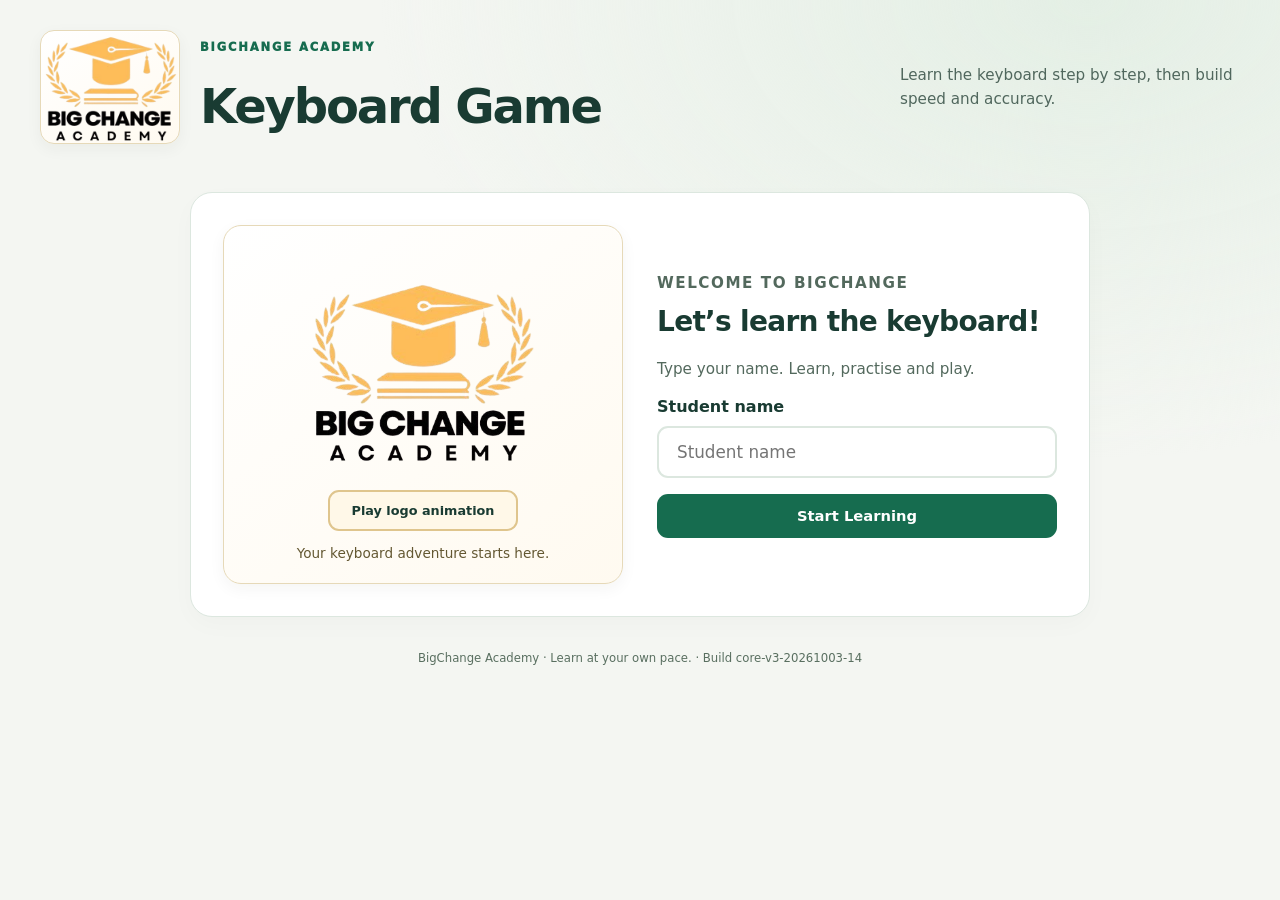
<file: index.html>
<!doctype html><html lang="en"><head><meta charset="utf-8"><meta name="viewport" content="width=device-width,initial-scale=1"><meta name="referrer" content="no-referrer"><meta http-equiv="Content-Security-Policy" content="default-src &apos;self&apos;; script-src &apos;self&apos;; style-src &apos;self&apos; &apos;unsafe-inline&apos;; img-src &apos;self&apos; data:; font-src &apos;self&apos;; connect-src &apos;none&apos;; object-src &apos;none&apos;; base-uri &apos;none&apos;; form-action &apos;none&apos;"><title>BigChange Keyboard Game</title><meta name="bigchange-build" content="core-v3-20261003-14"><link rel="stylesheet" href="css/style.css?v=core-v3-20261003-14"></head><body><main><header><div class="brand-logo"><img src="assets/brand/bigchange-logo.png" alt="BigChange Academy" width="500" height="500"></div><div class="brand">BIGCHANGE ACADEMY</div><h1>Keyboard Game</h1><p id="welcome">Learn the keyboard step by step, then build speed and accuracy.</p></header><section id="profile" class="game"><div class="welcome-identity"><div class="welcome-media"><img id="welcome-logo" src="assets/brand/bigchange-logo.png" alt="BigChange Academy logo" width="500" height="500"><video id="brand-video" data-src="assets/brand/bigchange-welcome-web.mp4" muted playsinline preload="none" controls aria-label="BigChange Academy welcome animation" hidden></video></div><button id="replay-brand" type="button" class="secondary">Play logo animation</button><p class="welcome-caption">Your keyboard adventure starts here.</p></div><div class="welcome-form"><p class="welcome-eyebrow">WELCOME TO BIGCHANGE</p><h2>Let’s learn the keyboard!</h2><p>Type your name. Learn, practise and play.</p><label class="profile-label" for="student-name">Student name</label><input id="student-name" maxlength="20" placeholder="Student name" autocomplete="off"><button id="save-profile" class="start">Start Learning</button></div></section><p id="storage-warning" role="status" hidden>Progress could not be saved on this computer. Keep this page open to keep your progress. <button id="retry-save">Try saving again</button></p><nav id="student-nav" aria-label="Student sections"><button data-view="learn">Learn</button><button data-view="practice">Practice</button><button data-view="challenge">1-Minute Challenge</button><button data-view="games">Games</button><button data-view="progress">Progress</button></nav><section id="learn" class="game view"><h2>Learn the keyboard</h2><p class="section-intro">Choose a lesson. Build accuracy, then speed.</p><div id="lesson-list" class="lesson-list"></div></section><section id="practice" class="game view"><h2 id="practice-heading">Practice</h2><div id="challenge-timer" class="challenge-timer" role="timer" aria-label="Challenge time remaining" hidden><b id="timer-seconds">60</b><span>seconds</span></div><div class="typing-workspace"><div class="typing-panel"><div class="levels"><button class="active" data-level="easy">Easy</button><button data-level="medium">Medium</button><button data-level="hard">Hard</button></div><p class="typing-label">TYPE THIS</p><div id="target" class="target reference-text" role="region" aria-label="Typing target"></div><p class="typing-label">CURRENT WORD</p><textarea id="typed-display" class="typed-display" rows="1" aria-label="Typing area" autocomplete="off" autocapitalize="none" autocorrect="off" inputmode="text" spellcheck="false" placeholder="Type the current word…"></textarea><div id="message" class="message" aria-live="polite" aria-atomic="true"></div><div class="stats"><div><b id="wpm">0</b><span>WPM</span></div><div><b id="accuracy">100%</b><span>Accuracy</span></div><div><b id="mistakes">0</b><span>Mistakes</span></div></div><button id="start" class="start">Restart Practice</button></div><details id="keyboard-guide" class="keyboard-guide" open><summary>Keyboard &amp; finger guide</summary><p id="finger-hint" class="finger-hint"></p><div class="keyboard-stage"><div id="visual-keyboard" aria-label="US QWERTY keyboard guide"></div><div id="hand-guide" class="hand-guide" role="img" aria-label="Finger placement guide"></div></div><p class="guide-note">Rest on A S D F and J K L ;. Feel the bumps on F and J. Keyboard guide uses US QWERTY.</p></details></div></section><section id="challenge" class="game view"><h2>1-Minute Challenge</h2><p>Type for one minute. Focus on accuracy first; speed will follow.</p><button id="challenge-start" class="start">Start 1-Minute Challenge</button><div class="stats"><div><b id="best-wpm">0</b><span>Best WPM</span></div><div><b id="best-accuracy">0%</b><span>Best Accuracy</span></div></div></section><section id="games" class="game view"><div class="games-heading"><div><p class="welcome-eyebrow">LEARN THROUGH PLAY</p><h2>Choose your adventure</h2><p class="section-intro">Three games. One goal: confident typing.</p></div><span class="games-note">Keyboard skills in action</span></div><div class="game-cards"><button data-game="rain" class="adventure-card rain-card"><span class="card-art rain-art" aria-hidden="true"><i class="art-cloud"></i><i class="art-letter">A</i><i class="art-letter">S</i><i class="art-letter">D</i><i class="art-ground"></i></span><span class="card-copy"><span class="card-tag">FOCUS &amp; TIMING</span><strong>Letter Rain</strong><span>Catch each letter before it lands.</span><span class="card-play">Play Letter Rain <span aria-hidden="true">→</span></span></span></button><button data-game="race" class="adventure-card race-card"><span class="card-art race-art" aria-hidden="true"><i class="art-orbit"></i><i class="art-planet"></i><i class="art-rocket"><svg viewBox="0 0 120 70" aria-hidden="true"><defs><linearGradient id="card-body" x2="0" y2="1"><stop stop-color="#fff"/><stop offset=".46" stop-color="#f2f6f7"/><stop offset="1" stop-color="#99b1bd"/></linearGradient><linearGradient id="card-fin" x2="0" y2="1"><stop stop-color="#68af91"/><stop offset="1" stop-color="#1e6755"/></linearGradient><radialGradient id="card-glass" cx=".3" cy=".25"><stop stop-color="#e5fbff"/><stop offset=".5" stop-color="#70c6e0"/><stop offset="1" stop-color="#24617d"/></radialGradient></defs><path class="rocket-flame" d="M31 25L2 35 31 45Z" fill="#efa642"/><path d="M31 30L12 35 31 40Z" fill="#fff2bd"/><path d="M40 24L31 7 67 23M40 46L31 63 67 47" fill="url(#card-fin)" stroke="#286653" stroke-width="1.5"/><path d="M25 25L35 22 35 48 25 45Z" fill="#587080"/><path d="M32 23Q71 7 108 35Q71 63 32 47Z" fill="url(#card-body)" stroke="#3d645f" stroke-width="2"/><path d="M37 25Q71 14 96 30" fill="none" stroke="#fff" stroke-width="3" stroke-linecap="round"/><path d="M39 45Q69 52 92 40" fill="none" stroke="#768f9e" stroke-width="1"/><circle cx="69" cy="35" r="12" fill="#d4e2e8" stroke="#466d78" stroke-width="2"/><circle cx="69" cy="35" r="8.5" fill="url(#card-glass)"/><path d="M64 31Q65 28 70 29" fill="none" stroke="#fff" stroke-width="2" stroke-linecap="round"/><path d="M47 35L38 33 38 37Z" fill="url(#card-fin)"/><circle cx="38" cy="26" r="1" fill="#758e9a"/><circle cx="38" cy="44" r="1" fill="#758e9a"/></svg></i><i class="art-stars"></i></span><span class="card-copy"><span class="card-tag">ACCURACY &amp; PROGRESS</span><strong>Rocket Race</strong><span>Type 20 correct letters. Reach the flag.</span><span class="card-play">Play Rocket Race <span aria-hidden="true">→</span></span></span></button><button data-game="bubble" class="adventure-card bubble-card"><span class="card-art bubble-art" aria-hidden="true"><i class="art-bubble">F</i><i class="art-bubble">J</i><i class="art-bubble"></i></span><span class="card-copy"><span class="card-tag">QUICK REACTIONS</span><strong>Bubble Pop</strong><span>Find the letter. Make the bubble pop!</span><span class="card-play">Play Bubble Pop <span aria-hidden="true">→</span></span></span></button></div></section><section id="game-play" class="game view"><h2 id="game-title">Keyboard Game</h2><p id="game-instructions"></p><div id="game-board" tabindex="0" aria-label="Game play area" aria-describedby="game-instructions" class="game-board"></div><div class="game-input-row"><label for="game-letter">Type the letter</label><input id="game-letter" maxlength="1" autocomplete="off" autocapitalize="none" autocorrect="off" spellcheck="false" inputmode="text" aria-describedby="game-instructions" placeholder="Type here"><span id="game-key-hint">Ready to play</span></div><div class="stats game-stats"><div><b id="game-score">0</b><span>Score</span></div><div><b id="game-streak">0</b><span>Streak</span></div></div><div id="game-message" class="message" aria-live="polite" aria-atomic="true"></div><div class="game-toolbar"><button id="game-pause" class="secondary" aria-pressed="false">Pause</button><button id="game-restart" class="start">Restart Game</button><button id="game-back" class="secondary">Back to Games</button></div></section><section id="progress" class="game view"><h2>Progress</h2><div id="progress-content"></div><button id="new-student" class="secondary">Start New Student</button><p id="reset-warning" role="status" hidden>Could not clear this student. Your saved progress is still here. Allow browser storage, then try Start New Student again.</p><p class="reset-note">This clears the saved student progress on this computer.</p></section><footer>BigChange Academy · Learn at your own pace. · Build core-v3-20261003-14</footer></main><script src="js/engine.js?v=core-v3-20261003-14"></script><script src="js/bigchange.js?v=core-v3-20261003-14"></script><script src="js/keyboard-guide.js?v=core-v3-20261003-14"></script><script src="js/games.js?v=core-v3-20261003-14"></script><script src="js/branding.js?v=core-v3-20261003-14"></script></body></html>
</file>
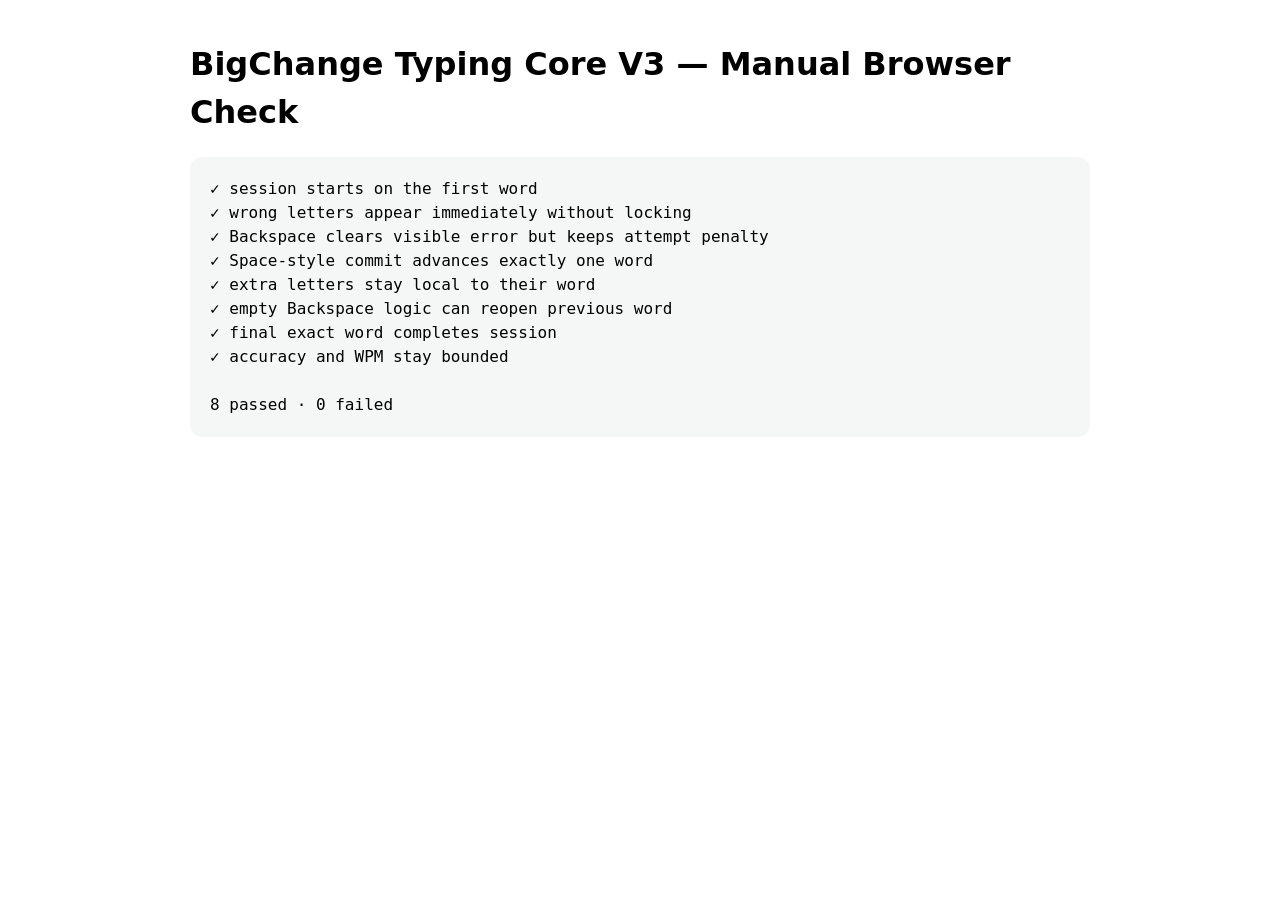
<file: tests/typing-engine.html>
<!doctype html>
<html lang="en">
<head>
  <meta charset="utf-8">
  <meta name="viewport" content="width=device-width,initial-scale=1">
  <title>BigChange V3 Typing Engine Tests</title>
  <style>
    body{font:16px/1.5 system-ui,sans-serif;max-width:900px;margin:40px auto;padding:0 20px}
    pre{white-space:pre-wrap;background:#f5f7f6;padding:20px;border-radius:12px}
  </style>
</head>
<body>
  <h1>BigChange Typing Core V3 — Manual Browser Check</h1>
  <pre id="out"></pre>
  <script src="../js/engine.js?v=core-v3-20261003-14"></script>
  <script>
    const out=document.querySelector('#out');
    let pass=0,fail=0;
    function test(name,fn){
      try{fn();out.textContent+='✓ '+name+'\n';pass++}
      catch(error){out.textContent+='✗ '+name+': '+error.message+'\n';fail++}
    }
    function eq(actual,expected){
      if(actual!==expected)throw Error(String(actual)+' !== '+String(expected));
    }

    test('session starts on the first word',()=>{
      const s=new KQ.TypingSession('red tree');
      eq(s.currentWord,'red');
      eq(s.wordIndex,0);
    });

    test('wrong letters appear immediately without locking',()=>{
      const s=new KQ.TypingSession('red tree');
      s.update('redb',1000);
      eq(s.stats(1000).mistakes,1);
      eq(s.stats(1000).currentErrors,1);
      s.update('redby',1100);
      eq(s.stats(1100).mistakes,2);
    });

    test('Backspace clears visible error but keeps attempt penalty',()=>{
      const s=new KQ.TypingSession('red tree');
      s.update('rex',1000);
      s.update('re',1100);
      s.update('red',1200);
      eq(s.stats(1200).mistakes,0);
      eq(s.stats(1200).attemptErrors,1);
    });

    test('Space-style commit advances exactly one word',()=>{
      const s=new KQ.TypingSession('red tree quiet');
      s.update('red',1000);
      eq(s.commitWord(1100,'space'),'next-word');
      eq(s.currentWord,'tree');
      eq(s.wordIndex,1);
    });

    test('extra letters stay local to their word',()=>{
      const s=new KQ.TypingSession('red tree');
      s.update('redbyree',1000);
      eq(s.currentWord,'red');
      eq(s.stats(1000).currentErrors,5);
      s.commitWord(1100,'space');
      eq(s.currentWord,'tree');
      eq(s.input,'');
    });

    test('empty Backspace logic can reopen previous word',()=>{
      const s=new KQ.TypingSession('red tree');
      s.update('red',1000);
      s.commitWord(1100,'space');
      eq(s.reopenPreviousWord(1200),true);
      eq(s.currentWord,'red');
      eq(s.input,'red');
    });

    test('final exact word completes session',()=>{
      const s=new KQ.TypingSession('red');
      eq(s.update('red',1000),'complete');
      eq(s.done,true);
    });

    test('accuracy and WPM stay bounded',()=>{
      const s=new KQ.TypingSession('abcdefghij next');
      s.update('abcxefghij',1000);
      s.commitWord(2000,'space');
      s.finish(61000);
      const stats=s.stats(61000);
      if(stats.accuracy<0||stats.accuracy>100)throw Error('accuracy out of range');
      if(!Number.isFinite(stats.wpm)||stats.wpm<0)throw Error('invalid WPM');
    });

    out.textContent+='\n'+pass+' passed · '+fail+' failed';
    document.title=(fail?'FAIL':'PASS')+' — BigChange V3 Typing Engine Tests';
  </script>
</body>
</html>
</file>
<file: css/style.css>
:root{font-family:Inter,"Segoe UI",system-ui,sans-serif;background:#f3f6f8;color:#16342a;--green:#17724b;--dark:#16342a;--soft:#f7faf8;--border:#d8e4de}*{box-sizing:border-box}body{margin:0;background:#f3f6f8}button,input,textarea{font:inherit}button{cursor:pointer}[hidden]{display:none!important}.view{display:none}main{max-width:1180px;margin:auto;padding:34px 28px 52px}header{text-align:center;padding:6px 0 18px}.brand{font-weight:950;letter-spacing:.22em;color:var(--green);font-size:1rem}h1{font-size:clamp(3rem,7vw,5.4rem);line-height:1;margin:.16em 0 .28em;color:var(--dark)}header p{color:#63736c;font-size:1.15rem;margin:0 auto;max-width:680px}h2{font-size:2rem;margin:0 0 22px}.game{margin:30px auto;background:#fff;border-radius:28px;padding:36px;box-shadow:0 14px 45px #16342a0d}.game p{font-size:1.05rem;line-height:1.6}#profile{max-width:900px}.profile-label{display:block;font-weight:850;margin:8px 0 2px}#profile input{width:min(100%,430px);min-height:58px;border:2px solid var(--border);border-radius:14px;padding:0 18px;font-size:1.05rem;margin:8px 10px 8px 0}#student-nav{display:none;grid-template-columns:repeat(5,1fr);gap:14px;margin:28px 0 36px}#student-nav button{min-height:76px;border:2px solid #dce7e2;border-radius:18px;background:#fff;color:var(--dark);font-weight:850;font-size:1.05rem;padding:14px;box-shadow:0 6px 18px #16342a0a}#student-nav button:hover,#student-nav button:focus-visible{border-color:var(--green);background:#f5faf7;outline:none}.lesson-list{display:grid;grid-template-columns:repeat(2,minmax(0,1fr));gap:16px}.lesson-list button{min-height:112px;border:2px solid #dce7e2;border-radius:18px;background:var(--soft);color:var(--dark);padding:20px;text-align:left;font-size:1rem;line-height:1.45}.lesson-list button strong,.lesson-list button span{display:block}.lesson-list button strong{font-size:1.2rem;margin-bottom:8px}.lesson-list button span{color:#63736c}.lesson.done{border-color:#8cc6aa;background:#f0faf5}.lesson.done em{display:block;margin-top:10px;color:var(--green);font-style:normal;font-weight:900}.levels{display:flex;flex-wrap:wrap;gap:12px;margin-bottom:24px}.levels button,.start,.secondary{border:0;border-radius:999px;min-height:54px;padding:14px 26px;font-weight:850;font-size:1rem}.secondary{background:#eef1ef;color:var(--dark);border:2px solid var(--border)}.levels button{background:#eef1ef;color:var(--dark)}.levels button.active,.start{background:var(--green);color:#fff}.typing-label{font-size:.78rem!important;font-weight:900;letter-spacing:.12em;color:#66756f;margin:20px 0 8px!important}.target,.typed-display{font-family:Consolas,"Courier New",monospace;font-size:clamp(1.45rem,3vw,2rem);line-height:1.75;padding:28px;border-radius:18px;letter-spacing:.02em;white-space:pre-wrap;overflow-wrap:anywhere}.target{background:var(--soft);color:#53645c;border:2px solid transparent}.reference-correct{color:var(--green);font-weight:800}.reference-wrong{color:#c62828;background:#ffebee;border-bottom:3px solid #c62828;border-radius:4px;font-weight:900}.reference-current{color:var(--dark);background:#dff2e8;border-bottom:3px solid var(--green);font-weight:900;border-radius:4px}.reference-word{display:inline-block;padding:2px 1px;border-radius:6px}.current-word{background:#eef8f2;padding:2px 6px;box-shadow:0 0 0 2px #cfe6d8}.word-complete{color:var(--green);font-weight:800}.word-complete.word-error{color:#9a3412;background:#fff3ed}.typed-extra{color:#c62828;background:#ffebee;border-bottom:3px solid #c62828;border-radius:4px;font-weight:900;margin-left:2px}.word-caret{color:var(--green);font-weight:900;animation:bcblink 1s step-end infinite}@keyframes bcblink{50%{opacity:0}}.typed-display{display:block;width:100%;min-height:96px;background:#fff;border:2px solid var(--border);color:var(--dark);outline:none;resize:vertical}.typed-display:focus{border-color:var(--green);box-shadow:0 0 0 3px #b9ddcc}.typed-display::placeholder{color:#66756f}.challenge-timer{display:flex;align-items:baseline;gap:8px;margin-bottom:18px}.challenge-timer b{font-size:2.8rem}.challenge-timer span{font-weight:800;color:#63736c}.message{min-height:32px;padding:10px 0;font-weight:800;color:#b54708}.stats{display:grid;grid-template-columns:repeat(3,1fr);gap:16px;margin:24px 0}.stats div{text-align:center;background:var(--soft);padding:24px 14px;border-radius:18px}.stats b,.stats span{display:block}.stats b{font-size:2.35rem;line-height:1.1}.stats span{font-size:.8rem;text-transform:uppercase;color:#66756f;margin-top:7px;letter-spacing:.04em}#game-board{border-radius:18px;background:var(--soft)}.reset-note{font-size:.9rem!important;color:#66756f;margin-top:8px!important}button:focus-visible,input:focus-visible,textarea:focus-visible,.typed-display:focus-visible,#game-board:focus-visible{outline:3px solid #7dbb9d;outline-offset:3px}footer{text-align:center;color:#63736c;margin-top:38px;font-size:.88rem}@media(max-width:850px){#student-nav{grid-template-columns:repeat(2,1fr)}.lesson-list{grid-template-columns:1fr}.game{padding:28px}.stats{gap:10px}}@media(max-width:560px){main{padding:24px 16px 40px}h1{font-size:3rem}#student-nav{grid-template-columns:1fr 1fr;gap:10px}#student-nav button{min-height:68px;font-size:.95rem}.game{padding:22px;border-radius:22px}.stats{grid-template-columns:1fr}.stats div{padding:18px}.target,.typed-display{padding:20px}.start{width:100%}#profile input{margin-right:0}}@media(prefers-reduced-motion:reduce){.word-caret{animation:none}}
/* Finger colors are shared by keyboard zones and the hand diagrams. */
.keyboard-guide{margin:18px 0;border:2px solid var(--border);border-radius:18px;padding:16px;background:#f9fbfa}.keyboard-guide summary{font-weight:850;cursor:pointer}.finger-hint{font-size:1rem!important;font-weight:750;margin:12px 0!important;min-height:1.6em}.keyboard-row{display:flex;gap:5px;margin:5px 0;justify-content:center}.guide-key{flex:1;min-width:0;position:relative;display:grid;place-content:center;min-height:46px;border:1px solid #8daba0;border-radius:6px;background:var(--finger,#edf1ef);color:#16342a;font-weight:750;font-size:.95rem;box-shadow:0 2px 0 #b0c4ba}.guide-key small{font-size:.6rem;line-height:1}.key-wide{flex:1.6;font-size:.7rem}.key-space{flex:none;width:48%}.lp{--finger:#ffd8df}.lr{--finger:#ffe3be}.lm{--finger:#fff0b0}.li{--finger:#c8edda}.ri{--finger:#c8e9f4}.rm{--finger:#d9d9fa}.rr{--finger:#ead6f3}.rp{--finger:#f7d6e7}.thumb{--finger:#dce7e2}.key-active{outline:3px solid #17724b;outline-offset:1px;background:#17724b;color:#fff;box-shadow:0 0 0 5px #d9efe2;z-index:1}.key-anchor:after{content:'';display:block;height:3px;width:13px;background:currentColor;margin:2px auto 0;border-radius:2px}.hand-guide{display:flex;justify-content:center;gap:20px;margin-top:12px}.hand-guide svg{width:160px;height:130px;max-width:43%}.hand-palm{fill:#eef2ef;stroke:#96b1a3;stroke-width:2}.hand-finger{fill:var(--finger);stroke:#96b1a3;stroke-width:2}.finger-active{fill:#17724b;stroke:#103c2a;stroke-width:4}.hand-guide text{font-size:12px;fill:#16342a;font-weight:700}.guide-note{font-size:.8rem!important;color:#63736c;margin:6px 0 0!important}@media(max-width:560px){.keyboard-guide{padding:10px}.keyboard-row{gap:3px}.guide-key{font-size:.65rem;min-height:34px;border-radius:4px}.guide-key small{font-size:.45rem}.key-wide{font-size:.42rem}.hand-guide{gap:5px}.hand-guide svg{height:100px}.key-active{outline-width:2px;box-shadow:none}}

.keyboard-stage{position:relative;padding-bottom:32px}.keyboard-stage .hand-guide{position:absolute;inset:0;margin:0;display:block;pointer-events:none;z-index:2}.keyboard-stage .hand-guide svg{position:absolute;inset:0;width:100%;height:100%;max-width:none;overflow:visible}.keyboard-stage .hand-palm{fill:rgba(234,180,138,.16);stroke:rgba(111,74,48,.5);stroke-width:1.6}.keyboard-stage .hand-finger{fill:none;stroke:rgba(207,155,114,.28);stroke-linecap:round}.keyboard-stage .finger-active{stroke:rgba(23,114,75,.38)}.finger-tip{fill:rgba(255,245,225,.22);stroke:rgba(111,74,48,.42);stroke-width:1}.tip-active{fill:rgba(255,255,255,.35);stroke:#17724b;stroke-width:2}

/* Soft outlines keep the hands recognizable without hiding the key labels. */
.keyboard-stage{margin-top:12px;border-radius:14px;background:linear-gradient(180deg,#f0f5f2,#f8faf9);padding:8px 8px 32px;border:1px solid #dce7e1}.keyboard-stage .hand-palm{fill:rgba(234,180,138,.12);stroke:rgba(123,86,60,.45)}.keyboard-stage .hand-finger{stroke:rgba(237,191,151,.25)}.finger-outline{fill:none;stroke:rgba(123,86,60,.32);stroke-linecap:round}.keyboard-stage .finger-active{stroke:rgba(23,114,75,.25)}.keyboard-stage .hand-label{font-size:10px;fill:#546c60;font-weight:650;letter-spacing:.05em}.keyboard-stage .guide-key{border-color:#a6bab0;box-shadow:0 2px 0 #d1ded7}.keyboard-stage .key-active{border-color:#125e3e;box-shadow:0 0 0 4px #d9efe2}.keyboard-guide summary::marker{color:var(--green)}@media(max-width:560px){.keyboard-stage{padding:5px 4px 28px;border-radius:9px}.keyboard-stage .hand-label{font-size:8px}.keyboard-stage .guide-key.key-active{box-shadow:none}}

/* Classroom UI: compact typing workspace, clear navigation and a light palette. */
:root{--green:#166c4f;--dark:#193b32;--soft:#f5f8f5;--border:#dce7df;background:#f4f6f2;color:var(--dark)}
body{background:radial-gradient(ellipse at 85% 0%,#e4efe5 0,transparent 46%),#f4f6f2}
main{max-width:1360px;padding:28px 36px 36px}
header{text-align:left;padding:2px 4px 16px;display:grid;grid-template-columns:1fr minmax(220px,360px);column-gap:32px;align-items:center}
.brand{font-size:.72rem;letter-spacing:.16em;grid-column:1}
h1{font-size:clamp(2rem,4vw,3rem);line-height:1.15;margin:6px 0 0;letter-spacing:-.045em;grid-column:1}
header p{grid-column:2;grid-row:1 / 3;font-size:.95rem;line-height:1.6;max-width:360px;margin:0;color:#50675d}
h2{font-size:1.65rem;letter-spacing:-.025em;margin:0 0 18px}
.game{margin:18px 0;padding:28px;border:1px solid var(--border);border-radius:22px;box-shadow:0 8px 24px #193b3206}
.section-intro{color:#53695d;margin:-8px 0 22px!important;font-size:.98rem!important}
#student-nav{gap:6px;margin:4px 0 20px;padding:6px;border:1px solid var(--border);background:#ffffffb8;border-radius:16px}
#student-nav button{min-height:48px;border:1px solid transparent;background:transparent;box-shadow:none;border-radius:10px;font-size:.95rem;padding:10px 12px;font-weight:700}
#student-nav button:hover{background:#edf4ed;border-color:transparent}
#student-nav button[aria-current="page"]{background:var(--green);color:#fff;box-shadow:0 3px 8px #166c4f20}
#student-nav button:focus-visible{outline:3px solid #89bfa6;outline-offset:2px}
.lesson-list{gap:12px;grid-template-columns:repeat(2,minmax(0,1fr))}
.lesson-list button{position:relative;border:1px solid var(--border);background:#fbfcfa;min-height:106px;padding:20px 48px 20px 22px;border-radius:14px;transition:background .15s,border-color .15s,transform .15s}
.lesson-list button:after{content:'→';position:absolute;right:20px;top:20px;color:var(--green);font-size:1.4rem}
.lesson-list button:hover{background:#edf5ee;border-color:#8bb59d;transform:translateY(-2px)}
.lesson-list button strong{font-size:1.05rem;margin-bottom:5px}
.lesson-list button span{font-size:.92rem;color:#52685b}
.lesson.done{background:#edf6ef;border-color:#aacbb6}
.lesson.done em{font-size:.85rem;margin-top:8px}
.typing-workspace{display:grid;grid-template-columns:minmax(0,.9fr) minmax(0,1.1fr);gap:26px;align-items:start}
.typing-panel{min-width:0}
.levels{gap:6px;margin:0 0 16px;padding:4px;background:#edf2ed;width:fit-content;border-radius:12px}
.levels button{min-height:36px;border-radius:9px;padding:8px 18px;font-size:.88rem;background:transparent}
.levels button.active{background:#fff;color:var(--green);box-shadow:0 2px 6px #193b3212}
.typing-label{font-size:.7rem!important;letter-spacing:.1em;color:#526b5e;margin:16px 0 7px!important}
.target,.typed-display{font-size:clamp(1.25rem,2.2vw,1.6rem);line-height:1.65;padding:18px;border-radius:13px;letter-spacing:.015em}
.target{background:#f5f8f4;border:1px solid #e2eae0;min-height:110px}
.current-word{background:#e7f3e9;box-shadow:0 0 0 2px #c4dfcd}
.typed-display{height:78px;min-height:78px;border-color:#cbdcd0;resize:vertical;background:#fff}
.typed-display:focus{border-color:var(--green);box-shadow:0 0 0 3px #166c4f15}
.message{font-size:.88rem;line-height:1.5;min-height:44px;padding:10px 0;color:#854318}
.stats{gap:10px;margin:14px 0 18px;grid-template-columns:repeat(3,minmax(0,1fr))}
.stats div{padding:15px 10px;border:1px solid #e4ece3;border-radius:12px;background:#f8faf6}
.stats b{font-size:1.8rem;letter-spacing:-.04em}
.stats span{font-size:.64rem;color:#526b5e;letter-spacing:.07em}
.start,.secondary{min-height:44px;border-radius:11px;padding:11px 22px;font-size:.92rem}
.start:hover{background:#10543d}
.secondary:hover{background:#e1eae2}
.keyboard-guide{margin:0;background:#fbfcfa;border:1px solid var(--border);border-radius:16px;padding:18px;min-width:0}
.keyboard-guide summary{font-size:.95rem;color:var(--dark)}
.finger-hint{font-size:.88rem!important;color:#245940;background:#eaf3ea;border:1px solid #d9e8d9;border-radius:9px;padding:10px 12px;min-height:44px;margin:14px 0!important}
.keyboard-stage{background:linear-gradient(180deg,#edf2ec,#f5f8f3);padding:8px 6px 32px;border-color:#d6e2d6}
.keyboard-row{gap:4px}
.guide-key{min-height:43px;font-size:.78rem}
.key-wide{font-size:.52rem}
.guide-note{line-height:1.65!important;color:#50675b;margin-top:12px!important;font-size:.76rem!important}
.challenge-timer{width:fit-content;background:#eff5ec;border:1px solid #dbe8d6;border-radius:12px;padding:8px 16px;margin-bottom:20px;gap:8px}
.challenge-timer b{font-size:1.75rem;font-variant-numeric:tabular-nums}
.challenge-timer span{font-size:.8rem}
#profile{max-width:640px;margin:32px auto;padding:32px}
#profile input{width:100%;min-height:52px;margin:8px 0 16px;border-radius:11px}
#profile .start{width:100%}
#storage-warning,#reset-warning{padding:14px 18px;border:1px solid #e9c898;background:#fff5e4;color:#714319;border-radius:12px;font-size:.9rem;line-height:1.6}
#retry-save{background:#fff;border:1px solid #cba46c;border-radius:8px;padding:7px 12px;color:#714319;font-weight:700;margin-left:8px}
progress{width:min(100%,540px);height:14px;accent-color:var(--green)}
#challenge .stats{max-width:520px;grid-template-columns:repeat(2,minmax(0,1fr))}
footer{font-size:.73rem;line-height:1.65;margin-top:26px;color:#596f60;max-width:760px;margin-inline:auto}
@media(max-width:1000px){.typing-workspace{grid-template-columns:1fr;gap:22px}.keyboard-guide{max-width:760px;width:100%;margin-inline:auto}.guide-key{font-size:.95rem}.key-wide{font-size:.7rem}}
@media(max-width:850px){main{padding:24px}.lesson-list{grid-template-columns:1fr}#student-nav{grid-template-columns:repeat(5,minmax(0,1fr))}#student-nav button{font-size:.85rem;padding:10px 6px}.game{padding:24px}header{column-gap:20px}}
@media(max-width:560px){main{padding:18px 12px 28px}header{display:block;padding:0 4px 16px}h1{font-size:2.05rem;margin:6px 0}header p{font-size:.85rem;line-height:1.5;max-width:none}.brand{font-size:.65rem}#student-nav{display:grid;grid-template-columns:repeat(3,minmax(0,1fr));gap:4px;margin-bottom:14px;padding:5px}#student-nav button{font-size:.78rem;min-height:42px;padding:8px 4px}.game{padding:18px;border-radius:17px;margin:14px 0}h2{font-size:1.4rem;margin-bottom:16px}.target,.typed-display{font-size:1.25rem;padding:14px}.target{min-height:95px}.stats{gap:6px;grid-template-columns:repeat(3,minmax(0,1fr))}.stats div{padding:12px 5px}.stats b{font-size:1.5rem}.stats span{font-size:.58rem}.keyboard-guide{padding:12px;border-radius:13px}.keyboard-row{gap:3px}.guide-key{font-size:.65rem;min-height:34px}.key-wide{font-size:.42rem}.finger-hint{font-size:.78rem!important;padding:9px}.keyboard-stage{padding:5px 4px 28px}#profile{padding:24px;margin:20px 0}.start{width:100%}.lesson-list button{padding:18px 42px 18px 18px;min-height:96px}footer{font-size:.68rem}}
@media(prefers-reduced-motion:reduce){.lesson-list button{transition:none}.lesson-list button:hover{transform:none}}

.typed-display::placeholder{font-size:1rem;color:#5c7165}

/* Original BigChange artwork is preserved; only transparent padding is framed. */
header{grid-template-columns:140px minmax(0,1fr) minmax(220px,340px);column-gap:20px}
.brand-logo{grid-column:1;grid-row:1 / 3;width:140px;height:114px;position:relative;overflow:hidden}
.brand-logo img{position:absolute;width:200px;height:200px;max-width:none;left:-30px;top:-45px}
header .brand,header h1{grid-column:2}
header p{grid-column:3}
#profile{max-width:900px;display:grid;grid-template-columns:minmax(0,1fr) minmax(0,1fr);gap:34px;align-items:center}
.welcome-identity{text-align:center;background:#faf7ed;border:1px solid #eee1c4;border-radius:18px;padding:14px 18px}
.welcome-media{height:250px;position:relative;display:grid;place-items:center;border-radius:12px;overflow:hidden}
.welcome-media img{width:340px;height:340px;max-width:none;object-fit:contain;position:absolute;top:-42px}
.welcome-media video{width:100%;max-height:250px;object-fit:contain;background:#faf7ed}
.welcome-identity .secondary{font-size:.8rem;min-height:38px;background:#fff8e8;border-color:#dfc58d}
.welcome-caption{font-size:.85rem!important;color:#645832;margin:12px 0 4px!important}
.welcome-eyebrow{font-size:.7rem!important;letter-spacing:.1em;font-weight:800;color:var(--green);margin:0 0 10px!important}
.welcome-form{min-width:0}.welcome-form h2{font-size:1.75rem;line-height:1.2}
.welcome-form>p{color:#53695d;font-size:.95rem!important}
@media(max-width:850px){header{grid-template-columns:120px minmax(0,1fr)}header p{grid-column:2;grid-row:3;margin-top:8px}.brand-logo{grid-row:1 / 4;width:120px}#profile{gap:22px;padding:24px}.welcome-media{height:220px}}
@media(max-width:560px){header{display:grid;grid-template-columns:108px minmax(0,1fr);gap:4px 12px}.brand-logo{width:108px;height:86px;grid-row:1 / 3}.brand-logo img{width:150px;height:150px;left:-21px;top:-34px}header h1{font-size:1.65rem}header .brand{font-size:.56rem}header p{grid-column:1 / -1;grid-row:3;margin-top:8px}#profile{grid-template-columns:1fr;gap:20px;padding:20px}.welcome-media{height:190px}.welcome-media img{width:280px;height:280px;top:-38px}.welcome-media video{max-height:190px}.welcome-identity{padding:10px}.welcome-form h2{font-size:1.5rem}}

/* Game adventures use local artwork and the same keyboard scoring rules. */
.games-heading{display:flex;justify-content:space-between;gap:20px;align-items:center}.games-note{font-size:.8rem;color:#526d5e;background:#edf5eb;border:1px solid #d6e4d4;padding:9px 13px;border-radius:999px;white-space:nowrap}
.game-cards{display:grid;grid-template-columns:repeat(3,minmax(0,1fr));gap:20px;margin-top:22px}
.adventure-card{border:1px solid #d9e4dd;border-radius:19px;padding:0;overflow:hidden;background:#fff;text-align:left;color:var(--dark);box-shadow:0 6px 18px #193b3206;transition:transform .18s,box-shadow .18s}
.adventure-card:hover{transform:translateY(-4px);box-shadow:0 12px 24px #193b3212}.adventure-card:focus-visible{outline:3px solid var(--green);outline-offset:4px}
.card-art{height:190px;display:block;position:relative;overflow:hidden}.card-art i{position:absolute;display:grid;place-items:center;font-style:normal}
.rain-art{background:linear-gradient(#dff0f9,#f2faf7)}.art-cloud{height:28px;width:105px;left:25px;top:34px;background:#fff;border-radius:30px;box-shadow:150px -14px 0 -3px #ffffffb0}.art-cloud:before{content:'';position:absolute;left:20px;top:-15px;width:42px;height:42px;border-radius:50%;background:#fff}
.art-letter{width:44px;height:48px;border:1px solid #91bfb5;border-radius:10px;background:#fff;font:bold 1.45rem Consolas,monospace;box-shadow:0 3px 0 #b8d7cd;top:68px;left:23%}.art-letter:nth-of-type(3){left:48%;top:104px;background:#fff2c8}.art-letter:nth-of-type(4){left:73%;top:45px;background:#d5eddf}.art-ground{height:24px;bottom:0;width:100%;background:#a3cfab;border-radius:50% 50% 0 0}
.race-art{background:linear-gradient(145deg,#eae9fc,#f8f0e2)}.art-orbit{width:240px;height:120px;border:1px dashed #aba4ca;border-radius:50%;transform:rotate(-25deg);left:12%;top:36px}.art-planet{width:55px;height:55px;border-radius:50%;background:#efc786;right:28px;top:25px;box-shadow:inset -10px -6px #dfb36e}.art-rocket{font-size:4.5rem;left:32%;top:55px;transform:rotate(8deg)}.art-stars{width:5px;height:5px;border-radius:50%;background:#a69dcc;left:28px;top:38px;box-shadow:45px 100px #b9aed8,235px 98px #b9aed8,100px -12px #fff,175px 138px #fff}
.bubble-art{background:linear-gradient(140deg,#e3f7f2,#f1ebfd)}.art-bubble{border-radius:50%;border:2px solid #70b8ad;background:radial-gradient(circle at 30% 25%,#fff9,#8bdace55);font:bold 1.8rem Consolas,monospace;color:#25695d;width:85px;height:85px;left:20%;top:70px}.art-bubble:nth-child(2){width:70px;height:70px;left:57%;top:32px;border-color:#a79ac8;background:radial-gradient(circle at 30% 25%,#fff9,#cfc0ed66);color:#665487}.art-bubble:nth-child(3){width:40px;height:40px;left:72%;top:123px;border-color:#b0d5c8}
.card-copy{display:block;padding:22px}.card-tag{display:block;font-size:.64rem;letter-spacing:.08em;color:#547062;font-weight:800;margin-bottom:10px}.card-copy>strong{display:block;font-size:1.35rem;letter-spacing:-.03em;margin-bottom:8px}.card-copy>span:not(.card-tag):not(.card-play){display:block;min-height:44px;font-size:.93rem;line-height:1.55;color:#52685d}.card-play{display:flex;justify-content:space-between;align-items:center;border-top:1px solid #e5ece6;margin-top:18px;padding-top:15px;color:var(--green);font-size:.92rem;font-weight:800}
.game-board{position:relative;height:330px;border:1px solid #d7e4db;overflow:hidden;border-radius:18px;background:#edf6ef;outline-offset:4px}
.game-board:focus-visible{outline:3px solid #78af97}.rain-scene,.bubble-scene,.race-scene{position:absolute;inset:0;overflow:hidden}.rain-scene{background:linear-gradient(#ddf0fb,#f3fbf4)}.scene-cloud{position:absolute;top:38px;left:8%;height:28px;width:115px;background:#fff;border-radius:40px;opacity:.9}.scene-cloud:before{content:'';position:absolute;left:28px;top:-18px;width:48px;height:48px;border-radius:50%;background:#fff}.cloud-two{left:auto;right:10%;top:58px;transform:scale(.8);opacity:.75}.scene-hills{position:absolute;left:-5%;bottom:40px;width:115%;height:110px;background:#c6e6cd;border-radius:50% 70% 0 0}.scene-ground{position:absolute;bottom:0;left:0;right:0;height:56px;background:#85b991;border-top:8px solid #6ca87a}.rain-target{position:absolute;left:50%;top:30px;width:64px;height:64px;display:grid;place-items:center;background:#fff8dd;border:2px solid #c4a55c;border-radius:14px;color:#3b593c;font:bold 2.2rem Consolas,monospace;z-index:2;box-shadow:0 5px 0 #00000010;transform:translate(-50%,0);transition:transform .25s linear}
.bubble-scene{background:radial-gradient(ellipse at 20% 20%,#d9f5ec,transparent 60%),linear-gradient(135deg,#ebf9f5,#eae9fa)}.bubble-target{position:absolute;top:50%;left:50%;transform:translate(-50%,-50%);width:144px;height:144px;border:3px solid #57a994;border-radius:50%;display:grid;place-items:center;background:radial-gradient(circle at 30% 24%,#fff,#b6eada66);font:bold 3.4rem Consolas,monospace;color:#245e4e;box-shadow:inset -10px -14px 24px #75bda62b,0 12px 30px #407f6210;animation:bubble-arrive .22s ease-out}.bubble-target:before{content:'';position:absolute;top:20px;left:24px;width:28px;height:14px;border-radius:50%;background:#fff9;transform:rotate(-35deg)}.scene-bubble{position:absolute;border:2px solid #afd3c9;border-radius:50%;width:65px;height:65px;left:13%;top:62%;background:#ffffff30;animation:bubble-drift 5s ease-in-out infinite}.bubble-two{left:auto;right:13%;top:18%;width:92px;height:92px;border-color:#c6b6db;animation-delay:-2s}.bubble-three{left:23%;top:16%;width:35px;height:35px;animation-delay:-4s}
.race-scene{background:linear-gradient(155deg,#ebeafb,#f9f1df)}.scene-planet{position:absolute;width:85px;height:85px;border-radius:50%;background:#e8c18b;right:17%;top:30px;box-shadow:inset -14px -8px #d9ad7433}.scene-stars{position:absolute;width:6px;height:6px;left:8%;top:30%;border-radius:50%;background:#b6a6cf;box-shadow:100px -50px #a9bdba,180px 80px #a9bdba,340px -22px #b6a6cf,500px 100px #fff,50px 115px #fff}.race-track{position:absolute;left:8%;right:8%;top:61%;height:8px;border-radius:10px;background:#d8d2e4}.race-distance{height:100%;background:#5b9e83;border-radius:inherit;transition:width .2s}.race-rocket{position:absolute;top:55%;width:105px;height:70px;transform:translate(-50%,-50%);transition:left .2s ease-out}.race-rocket svg{width:100%;height:100%}.rocket-flame{animation:flame-glow .7s ease-in-out infinite;transform-origin:34px 35px}.finish-flag{position:absolute;right:7%;top:33%;font-size:2.4rem}.race-prompt{position:absolute;bottom:22px;left:0;right:0;display:flex;justify-content:center;align-items:center;gap:12px;font-size:1rem;color:#5c5374}.race-prompt strong{display:grid;place-items:center;background:#fff;border:1px solid #c4bbd9;border-radius:10px;width:52px;height:52px;font:800 1.8rem Consolas,monospace;color:#42375d}.race-result{position:absolute;inset:auto 16px 18px;display:grid;text-align:center;gap:6px;padding:16px;border:1px solid #c6dfca;border-radius:14px;background:#ffffffed}.race-result strong{font-size:1.45rem;color:var(--green)}.race-result span{font-size:.9rem;color:#52725e}
.game-input-row{display:flex;align-items:center;gap:14px;flex-wrap:wrap;padding:16px 0 0}.game-input-row label{font-size:.88rem;font-weight:800}.game-input-row input{width:132px;min-height:48px;padding:10px 12px;border:2px solid #c6d9cc;border-radius:11px;font-size:1rem;color:var(--dark);background:#fff}.game-input-row input:focus{border-color:var(--green)}#game-key-hint{font-size:.9rem;color:#486657;font-weight:700}.game-stats{max-width:500px;grid-template-columns:repeat(2,minmax(0,1fr))}.game-toolbar{display:flex;flex-wrap:wrap;gap:10px}.game-paused{position:absolute;inset:0;z-index:5;display:grid;align-content:center;justify-items:center;gap:12px;background:#f6faf3e8;backdrop-filter:blur(3px);color:#264c3d}.game-paused strong{font-size:2.2rem}.game-paused span{font-size:.95rem}.game-board:has(.game-paused) *{animation-play-state:paused}
@keyframes bubble-drift{50%{transform:translateY(-14px)}}@keyframes bubble-arrive{from{opacity:.2;transform:translate(-50%,-50%) scale(.8)}to{opacity:1;transform:translate(-50%,-50%) scale(1)}}@keyframes flame-glow{50%{transform:scaleX(.75);opacity:.7}}
@media(max-width:1000px){.game-cards{gap:12px}.card-art{height:160px}.card-copy{padding:17px}.card-copy>strong{font-size:1.2rem}.card-copy>span:not(.card-tag):not(.card-play){min-height:65px}}
@media(max-width:700px){.game-cards{grid-template-columns:1fr}.adventure-card{display:grid;grid-template-columns:120px minmax(0,1fr)}.card-art{height:100%;min-height:190px}.card-copy>span:not(.card-tag):not(.card-play){min-height:0}.art-cloud{left:-10px;top:28px;width:80px}.art-letter{left:12%;top:65px;width:34px;height:38px;font-size:1.1rem}.art-letter:nth-of-type(3){left:55%;top:116px}.art-letter:nth-of-type(4){left:55%;top:38px}.art-rocket{left:14%;top:65px;font-size:3.5rem}.art-planet{right:10px;width:35px;height:35px}.art-orbit{left:-48%;width:230px;top:46px}.art-bubble{left:12%;width:56px;height:56px;font-size:1.25rem}.art-bubble:nth-child(2){left:49%;width:46px;height:46px;top:30px}.art-bubble:nth-child(3){left:62%;width:25px;height:25px}.games-heading{display:block}.games-note{display:inline-block;margin-top:4px}}
@media(max-width:560px){.game-board{height:300px;border-radius:14px}.rain-target{top:0}.game-input-row{gap:9px}.game-input-row label{width:100%}.game-toolbar>*{flex:1;white-space:nowrap}.game-toolbar .start{width:auto}.game-toolbar button{font-size:.8rem;padding:10px 12px}.game-stats{max-width:none}.card-copy{padding:16px 14px}.card-tag{font-size:.55rem;letter-spacing:.04em}.card-play{font-size:.8rem}.scene-planet{right:17%;width:65px;height:65px;top:28px}.scene-bubble{left:8%;width:48px;height:48px}.bubble-two{left:auto;right:5%;width:65px;height:65px}.race-rocket{width:80px}.finish-flag{right:4%;font-size:1.9rem}}
@media(prefers-reduced-motion:reduce){.adventure-card,.rain-target,.race-distance,.race-rocket{transition:none}.adventure-card:hover{transform:none}.scene-bubble,.bubble-target,.rocket-flame{animation:none}}

.art-rocket svg{width:110px;height:80px;transform:rotate(-22deg)}
@media(max-width:700px){.art-rocket svg{width:88px;height:70px}}

/* A stable light surface protects the original black-and-gold logo on any backdrop. */
:root{--brand-canvas:#fff;--brand-warm:#fffaf0;--brand-edge:#e6d9b8}
.brand-logo,.welcome-identity{background:linear-gradient(145deg,var(--brand-canvas),var(--brand-warm));border:1px solid var(--brand-edge);box-shadow:0 4px 14px #30281308}
.brand-logo{border-radius:14px}
.brand-logo img,#welcome-logo{filter:none;opacity:1;mix-blend-mode:normal}
.welcome-media video{background:var(--brand-canvas)}
@media(max-width:560px){.brand-logo{border-radius:12px}}

/* Dimensional materials stay lightweight: local gradients, shadows and SVG. */
.adventure-card{box-shadow:0 7px 20px #234b3410,inset 0 1px #fff}
.card-art{box-shadow:inset 0 1px 1px #fff9,inset 0 -1px 8px #284e3710}
.brand-logo,.welcome-identity{box-shadow:0 5px 16px #3028130c,inset 0 1px 2px #fff}
.game-board{box-shadow:inset 0 1px 5px #243e3410,0 6px 18px #243e3408}
.rain-scene,.rain-art{background:radial-gradient(circle at 85% 15%,#fff9c9 0 18px,#fff5da70 19px,transparent 95px),linear-gradient(180deg,#b9e1f3,#eef8ec)}
.scene-cloud,.art-cloud{background:linear-gradient(#fff 45%,#e4eef3);box-shadow:0 5px 9px #50738c13}
.scene-cloud:before,.art-cloud:before{background:linear-gradient(#fff 55%,#f1f6f8)}
.scene-hills{background:linear-gradient(165deg,#b8d9a7,#84b485);box-shadow:inset 0 3px 5px #ffffff36}
.scene-ground,.art-ground{background:repeating-linear-gradient(78deg,transparent 0 9px,#326e401a 10px 11px,transparent 12px 18px),linear-gradient(#7fb367,#477d4b);border-color:#9bc681;box-shadow:inset 0 4px 7px #c7e3ab4d}
.rain-target,.art-letter{background:linear-gradient(145deg,#fffdf1,#f1ddb0);border-color:#b4a275;box-shadow:inset 0 2px 2px #fff,inset 0 -4px 3px #cfb78455,0 5px 0 #a28e5d,0 8px 12px #39574320;text-shadow:0 1px #fff}
.art-letter:nth-of-type(3){background:linear-gradient(145deg,#fff9df,#efcf7e)}
.art-letter:nth-of-type(4){background:linear-gradient(145deg,#ecfff5,#add8be)}
.bubble-scene,.bubble-art{background:radial-gradient(ellipse at 18% 16%,#fffdf1,transparent 48%),radial-gradient(ellipse at 83% 84%,#dbd5ef,transparent 60%),linear-gradient(135deg,#c9eee3,#eef8f6)}
.bubble-target,.art-bubble{border-color:#85c0ba;background:radial-gradient(ellipse at 27% 20%,#ffffffe8,transparent 38%),radial-gradient(ellipse at 78% 80%,#afa4e33d,transparent 60%),radial-gradient(circle at 50% 50%,#ffffff44 48%,#88d9ce6b 75%,#f4d8ef9e);box-shadow:inset 3px 3px 5px #fff,inset -4px -6px 9px #73a9bd59,inset 7px -3px 10px #d7b8e752,0 12px 17px #35776314;color:#245e4e;text-shadow:0 1px #fff8}
.bubble-target:before{top:19px;left:24px;width:44px;height:21px;background:linear-gradient(#fff,#ffffff80);box-shadow:0 0 7px #fff8}
.bubble-target:after{content:'';position:absolute;inset:12px;border-radius:50%;border-bottom:3px solid #ffffffb0;border-right:2px solid #f3dfff9e;transform:rotate(25deg);pointer-events:none}
.scene-bubble{background:radial-gradient(ellipse at 25% 20%,#ffffffb3,transparent 48%),radial-gradient(circle at 55% 60%,transparent 50%,#b7a8df40);box-shadow:inset 2px 2px 4px #fff9,inset -3px -4px 6px #8ebcb640,0 7px 13px #42695b09}
.race-scene,.race-art{background:radial-gradient(ellipse at 82% 15%,#fff5db,transparent 52%),radial-gradient(ellipse at 5% 75%,#bfcde74a,transparent 55%),linear-gradient(140deg,#dde2f3,#f1e6ee 70%,#faf3df)}
.scene-planet,.art-planet{background:radial-gradient(circle at 28% 23%,#ffe8b6,#ddb271 59%,#987751);box-shadow:inset -12px -9px 15px #6c493340,0 0 24px #f9e6bd66}
.scene-planet:before,.art-planet:before{content:'';position:absolute;width:19%;height:19%;left:27%;top:27%;border-radius:50%;background:#b8926155;box-shadow:inset 2px 2px 3px #8f6b5540,22px 17px 0 -2px #ac835442,7px 34px 0 -3px #a8835538}
.race-rocket svg,.art-rocket svg{filter:drop-shadow(0 5px 3px #46516326)}
.race-track{height:10px;background:linear-gradient(#c5bbd6,#eee9f3);box-shadow:inset 0 2px 3px #68578333,0 1px #fff}
.race-distance{background:linear-gradient(#8cc5a5,#4a9278);box-shadow:inset 0 1px #d2f0d4}
</file>
